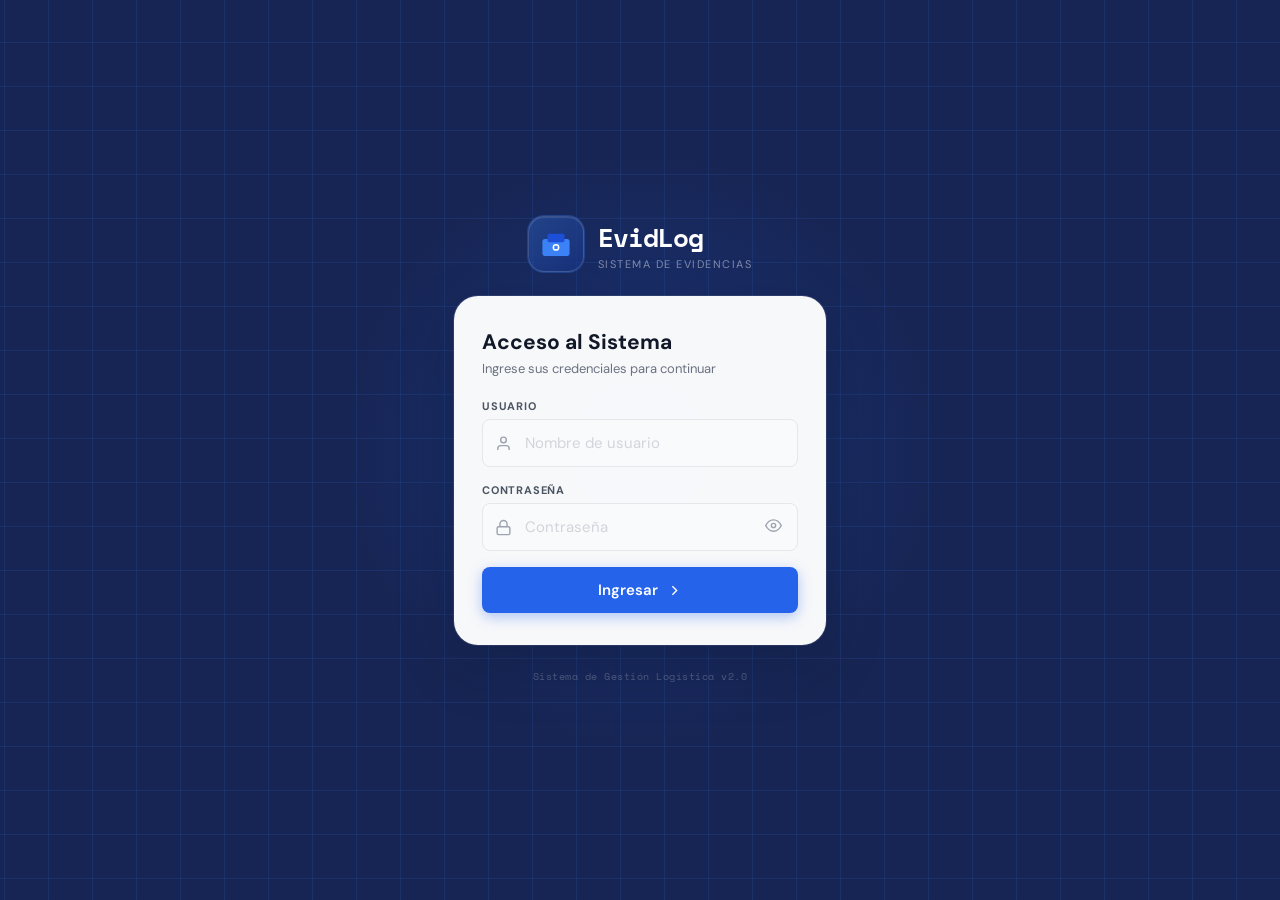
<file: index.html>
<!DOCTYPE html>
<html lang="es">
<head>
<meta charset="UTF-8">
<title>EvidLog – Gestión de Cargue</title>
<meta name="viewport" content="width=device-width, initial-scale=1.0, maximum-scale=1.0, user-scalable=no">
<link rel="preconnect" href="https://fonts.googleapis.com">
<link href="https://fonts.googleapis.com/css2?family=Space+Mono:wght@400;700&family=DM+Sans:ital,wght@0,300;0,400;0,500;0,600;0,700;1,400&display=swap" rel="stylesheet">
<style>
:root {
  --blue-950: #172554; --blue-900: #1e3a8a; --blue-800: #1d4ed8;
  --blue-600: #2563eb; --blue-500: #3b82f6; --blue-100: #dbeafe; --blue-50: #eff6ff;
  --green-700: #15803d; --green-600: #16a34a; --green-500: #22c55e; --green-100: #dcfce7;
  --red-600: #dc2626; --red-500: #ef4444; --red-100: #fee2e2;
  --amber-500: #f59e0b; --amber-100: #fef3c7;
  --gray-950: #030712; --gray-900: #111827; --gray-800: #1f2937;
  --gray-700: #374151; --gray-600: #4b5563; --gray-500: #6b7280;
  --gray-400: #9ca3af; --gray-300: #d1d5db; --gray-200: #e5e7eb;
  --gray-100: #f3f4f6; --gray-50: #f9fafb; --white: #ffffff;
  --shadow-sm: 0 1px 3px rgba(0,0,0,0.08);
  --shadow-md: 0 4px 16px rgba(0,0,0,0.10);
  --shadow-lg: 0 8px 32px rgba(0,0,0,0.14);
  --shadow-xl: 0 20px 60px rgba(0,0,0,0.20);
  --radius: 12px; --radius-sm: 8px; --radius-lg: 18px; --radius-xl: 24px;
}
*,*::before,*::after{box-sizing:border-box;margin:0;padding:0;}
html,body{height:100%;overflow:hidden;}
body{font-family:'DM Sans',sans-serif;background:var(--gray-50);color:var(--gray-900);-webkit-font-smoothing:antialiased;}
.screen{position:fixed;inset:0;display:flex;flex-direction:column;overflow:hidden;}
.screen.hidden{display:none!important;}
.screen.active{display:flex;}
.hidden{display:none!important;}

/* ── LOGIN ─────────────────────────────────────────────────── */
#screen-login{background:var(--blue-950);align-items:center;justify-content:center;overflow-y:auto;}
.login-bg{position:fixed;inset:0;overflow:hidden;pointer-events:none;}
.login-grid{position:absolute;inset:-10%;background-image:linear-gradient(rgba(59,130,246,0.12) 1px,transparent 1px),linear-gradient(90deg,rgba(59,130,246,0.12) 1px,transparent 1px);background-size:44px 44px;animation:gridMove 25s linear infinite;}
@keyframes gridMove{0%{transform:translate(0,0)}100%{transform:translate(44px,44px)}}
.login-glow{position:absolute;width:600px;height:600px;border-radius:50%;background:radial-gradient(circle,rgba(37,99,235,0.25) 0%,transparent 70%);top:50%;left:50%;transform:translate(-50%,-50%);animation:pulse 4s ease-in-out infinite;}
@keyframes pulse{0%,100%{transform:translate(-50%,-50%) scale(1);opacity:0.6}50%{transform:translate(-50%,-50%) scale(1.1);opacity:1}}
.login-container{position:relative;z-index:1;width:100%;max-width:420px;padding:24px;display:flex;flex-direction:column;align-items:center;gap:24px;}
.login-logo{display:flex;align-items:center;gap:14px;animation:fadeDown 0.7s ease;}
@keyframes fadeDown{from{opacity:0;transform:translateY(-24px)}to{opacity:1;transform:translateY(0)}}
.logo-icon{width:56px;height:56px;background:linear-gradient(135deg,rgba(59,130,246,0.3),rgba(29,78,216,0.2));border-radius:16px;display:flex;align-items:center;justify-content:center;backdrop-filter:blur(12px);border:1px solid rgba(255,255,255,0.15);box-shadow:0 0 0 1px rgba(59,130,246,0.3),inset 0 1px 0 rgba(255,255,255,0.1);}
.logo-icon svg{width:34px;height:34px;}
.logo-text{display:flex;flex-direction:column;}
.logo-main{font-family:'Space Mono',monospace;font-size:26px;font-weight:700;color:white;letter-spacing:-1px;}
.logo-sub{font-size:11px;color:rgba(255,255,255,0.45);letter-spacing:1.5px;text-transform:uppercase;margin-top:1px;}
.login-card{width:100%;background:rgba(255,255,255,0.97);border-radius:var(--radius-xl);padding:32px 28px;box-shadow:var(--shadow-xl),0 0 0 1px rgba(255,255,255,0.1);animation:fadeUp 0.7s ease 0.1s both;backdrop-filter:blur(20px);}
@keyframes fadeUp{from{opacity:0;transform:translateY(24px)}to{opacity:1;transform:translateY(0)}}
.login-card h2{font-size:21px;font-weight:700;color:var(--gray-900);margin-bottom:4px;}
.login-subtitle{font-size:13px;color:var(--gray-500);margin-bottom:22px;}
.login-footer{font-size:10px;color:rgba(255,255,255,0.25);font-family:'Space Mono',monospace;letter-spacing:0.5px;}

/* ── FIELDS ─────────────────────────────────────────────────── */
.field-group{margin-bottom:16px;}
.field-group label{display:block;font-size:11px;font-weight:700;color:var(--gray-600);margin-bottom:6px;letter-spacing:0.8px;text-transform:uppercase;}
.input-wrapper{position:relative;display:flex;align-items:center;}
.input-icon{position:absolute;left:13px;width:17px;height:17px;color:var(--gray-400);pointer-events:none;flex-shrink:0;}
.input-wrapper input{width:100%;padding:13px 13px 13px 42px;border:1.5px solid var(--gray-200);border-radius:var(--radius-sm);font-size:15px;font-family:'DM Sans',sans-serif;color:var(--gray-900);background:var(--gray-50);outline:none;transition:all 0.2s;}
.input-wrapper input:focus{border-color:var(--blue-500);background:var(--white);box-shadow:0 0 0 3px rgba(59,130,246,0.10);}
.input-wrapper input::placeholder{color:var(--gray-300);}
.toggle-pass{position:absolute;right:12px;background:none;border:none;cursor:pointer;padding:4px;color:var(--gray-400);transition:color 0.2s;}
.toggle-pass:hover{color:var(--gray-600);}
.toggle-pass svg{width:17px;height:17px;}
.select-wrapper{position:relative;}
.select-wrapper select{width:100%;padding:13px 40px 13px 14px;border:1.5px solid var(--gray-200);border-radius:var(--radius-sm);font-size:15px;font-family:'DM Sans',sans-serif;color:var(--gray-900);background:var(--gray-50);outline:none;appearance:none;cursor:pointer;transition:all 0.2s;}
.select-wrapper select:focus{border-color:var(--blue-500);background:var(--white);}
.select-wrapper>svg{position:absolute;right:12px;top:50%;transform:translateY(-50%);width:17px;height:17px;color:var(--gray-400);pointer-events:none;}

/* ── BUTTONS ─────────────────────────────────────────────────── */
.btn-primary{display:flex;align-items:center;justify-content:center;gap:8px;padding:13px 20px;background:var(--blue-600);color:white;border:none;border-radius:var(--radius-sm);font-size:15px;font-weight:600;font-family:'DM Sans',sans-serif;cursor:pointer;transition:all 0.2s;box-shadow:0 4px 14px rgba(37,99,235,0.35);}
.btn-primary:hover{background:var(--blue-800);box-shadow:0 6px 20px rgba(37,99,235,0.45);}
.btn-primary:active{transform:scale(0.98);}
.btn-primary svg{width:17px;height:17px;}
.btn-primary.btn-full{width:100%;margin-top:8px;}
.btn-secondary{padding:11px 20px;background:var(--gray-100);color:var(--gray-700);border:1.5px solid var(--gray-200);border-radius:var(--radius-sm);font-size:14px;font-weight:600;font-family:'DM Sans',sans-serif;cursor:pointer;transition:all 0.2s;}
.btn-secondary:hover{background:var(--gray-200);}
.btn-icon{display:flex;align-items:center;justify-content:center;width:38px;height:38px;border-radius:10px;border:none;background:rgba(255,255,255,0.12);color:white;cursor:pointer;transition:background 0.2s;}
.btn-icon:hover{background:rgba(255,255,255,0.22);}
.btn-icon svg{width:17px;height:17px;}
.alert-error{display:flex;align-items:center;gap:8px;padding:10px 12px;background:var(--red-100);color:var(--red-600);border-radius:var(--radius-sm);font-size:13px;font-weight:500;margin-bottom:12px;animation:shake 0.4s ease;}
@keyframes shake{0%,100%{transform:translateX(0)}25%{transform:translateX(-6px)}75%{transform:translateX(6px)}}
.alert-error svg{width:15px;height:15px;flex-shrink:0;}

/* ── HEADER ─────────────────────────────────────────────────── */
.app-header{background:linear-gradient(135deg,var(--blue-950),var(--blue-900));padding:0 16px;height:58px;display:flex;align-items:center;justify-content:space-between;flex-shrink:0;box-shadow:0 2px 12px rgba(0,0,0,0.25);}
.header-logo{display:flex;align-items:center;gap:9px;font-family:'Space Mono',monospace;font-size:15px;font-weight:700;color:white;}
.header-logo svg{width:22px;height:22px;}
.header-right{display:flex;align-items:center;gap:8px;}
.user-badge{display:flex;align-items:center;gap:6px;padding:5px 11px;background:rgba(255,255,255,0.10);border-radius:20px;color:rgba(255,255,255,0.85);font-size:12px;font-weight:600;border:1px solid rgba(255,255,255,0.08);}
.user-badge svg{width:13px;height:13px;}

/* ── MAIN ─────────────────────────────────────────────────── */
.main-content{flex:1;overflow-y:auto;padding:16px;-webkit-overflow-scrolling:touch;}
.section-header{display:flex;align-items:center;justify-content:space-between;margin-bottom:14px;}
.section-header h3{font-size:16px;font-weight:700;color:var(--gray-700);}
.vehicle-count{font-size:11px;font-weight:700;color:var(--blue-600);background:var(--blue-50);padding:4px 10px;border-radius:20px;border:1px solid var(--blue-100);}
.vehicle-grid{display:grid;grid-template-columns:repeat(auto-fill,minmax(148px,1fr));gap:12px;}
.vehicle-card{background:var(--white);border-radius:var(--radius);padding:16px;text-align:center;cursor:pointer;box-shadow:var(--shadow-sm);border:2px solid transparent;transition:all 0.2s;position:relative;animation:cardIn 0.3s ease;}
@keyframes cardIn{from{opacity:0;transform:scale(0.88)}to{opacity:1;transform:scale(1)}}
.vehicle-card:hover{border-color:var(--blue-500);box-shadow:var(--shadow-md);transform:translateY(-2px);}
.vehicle-card:active{transform:scale(0.97);}
.vehicle-icon{width:50px;height:50px;background:var(--blue-50);border-radius:12px;margin:0 auto 10px;display:flex;align-items:center;justify-content:center;border:1px solid var(--blue-100);}
.vehicle-icon svg{width:26px;height:26px;color:var(--blue-600);}
.vehicle-placa{font-family:'Space Mono',monospace;font-size:11px;font-weight:700;color:var(--gray-900);word-break:break-all;line-height:1.4;}
.vehicle-meta{font-size:11px;color:var(--gray-500);margin-top:3px;}
.vehicle-photos-badge{position:absolute;top:-7px;right:-7px;background:var(--blue-600);color:white;font-size:10px;font-weight:700;min-width:20px;height:20px;border-radius:10px;display:flex;align-items:center;justify-content:center;padding:0 4px;border:2px solid white;}
.empty-state{grid-column:1/-1;text-align:center;padding:52px 24px;color:var(--gray-400);}
.empty-state svg{width:80px;height:60px;margin-bottom:16px;opacity:0.4;}
.empty-state p{font-size:15px;font-weight:600;color:var(--gray-500);margin-bottom:6px;}
.empty-state span{font-size:13px;}
.fab-btn{position:fixed;bottom:24px;right:24px;width:58px;height:58px;border-radius:50%;background:linear-gradient(135deg,var(--green-600),var(--green-700));color:white;border:none;cursor:pointer;box-shadow:0 6px 20px rgba(22,163,74,0.45);display:flex;align-items:center;justify-content:center;transition:all 0.2s;z-index:50;}
.fab-btn:hover{transform:scale(1.1);box-shadow:0 8px 28px rgba(22,163,74,0.55);}
.fab-btn svg{width:26px;height:26px;}

/* ── DETALLE ─────────────────────────────────────────────────── */
#screen-detalle{background:var(--gray-100);}
.detalle-header{background:linear-gradient(135deg,var(--blue-950),var(--blue-900));padding:12px 16px;display:flex;align-items:center;justify-content:space-between;flex-shrink:0;box-shadow:0 2px 12px rgba(0,0,0,0.25);}
.btn-back{display:flex;align-items:center;gap:4px;background:rgba(255,255,255,0.10);color:white;border:1px solid rgba(255,255,255,0.12);padding:7px 14px;border-radius:8px;font-size:13px;font-weight:600;cursor:pointer;font-family:'DM Sans',sans-serif;transition:all 0.2s;}
.btn-back:hover{background:rgba(255,255,255,0.18);}
.btn-back svg{width:17px;height:17px;}
.placa-badge{font-family:'Space Mono',monospace;font-size:13px;font-weight:700;color:white;background:rgba(255,255,255,0.12);padding:6px 14px;border-radius:8px;max-width:200px;text-align:center;word-break:break-all;line-height:1.4;border:1px solid rgba(255,255,255,0.1);}
.detalle-content{flex:1;overflow-y:auto;padding:14px;display:flex;flex-direction:column;gap:12px;padding-bottom:24px;}
.section-card{background:var(--white);border-radius:var(--radius);padding:16px;box-shadow:var(--shadow-sm);border:1px solid rgba(0,0,0,0.04);}
.section-card-title{display:flex;align-items:center;gap:8px;font-size:13px;font-weight:700;color:var(--gray-700);margin-bottom:14px;text-transform:uppercase;letter-spacing:0.5px;}
.section-card-title svg{width:15px;height:15px;color:var(--blue-600);flex-shrink:0;}
.count-badge{margin-left:auto;background:var(--blue-100);color:var(--blue-700,#1d4ed8);font-size:11px;font-weight:700;padding:2px 9px;border-radius:20px;border:1px solid var(--blue-200,#bfdbfe);}
.section-note{font-size:11px;color:var(--gray-500);background:var(--amber-100);padding:8px 10px;border-radius:6px;margin-bottom:12px;border-left:3px solid var(--amber-500);}

/* ── CÁMARA VEHÍCULO — PANTALLA COMPLETA 9:16 ──────────────── */
.btn-toggle-cam{margin-left:auto;padding:5px 12px;background:var(--blue-50);color:var(--blue-600);border:1.5px solid var(--blue-100);border-radius:6px;font-size:12px;font-weight:600;cursor:pointer;font-family:'DM Sans',sans-serif;transition:all 0.2s;}
.btn-toggle-cam.active{background:var(--red-100);color:var(--red-600);border-color:#fecaca;}

/* Overlay de cámara de vehículo — fullscreen 9:16 */
.cam-fullscreen{position:fixed;inset:0;background:#000;z-index:500;display:flex;flex-direction:column;}
.cam-fullscreen.hidden{display:none!important;}
.cam-fs-header{position:absolute;top:0;left:0;right:0;padding:14px 16px;display:flex;align-items:center;justify-content:space-between;background:linear-gradient(to bottom,rgba(0,0,0,0.7),transparent);z-index:10;flex-shrink:0;}
.cam-fs-header h3{color:white;font-size:15px;font-weight:700;}
.cam-fs-header p{color:rgba(255,255,255,0.6);font-size:11px;margin-top:2px;}
.cam-fs-video-wrap{flex:1;position:relative;overflow:hidden;}
#video{width:100%;height:100%;object-fit:cover;display:block;}
.cam-overlay{position:absolute;inset:0;pointer-events:none;}
.cam-corner{position:absolute;width:28px;height:28px;border-color:rgba(255,255,255,0.85);border-style:solid;}
.cam-corner.tl{top:14px;left:14px;border-width:3px 0 0 3px;}
.cam-corner.tr{top:14px;right:14px;border-width:3px 3px 0 0;}
.cam-corner.bl{bottom:14px;left:14px;border-width:0 0 3px 3px;}
.cam-corner.br{bottom:14px;right:14px;border-width:0 3px 3px 0;}
.cam-fs-footer{position:absolute;bottom:0;left:0;right:0;padding:20px 24px 32px;background:linear-gradient(to top,rgba(0,0,0,0.85),transparent);display:flex;align-items:center;justify-content:space-between;z-index:10;}
.cam-fs-counter{color:rgba(255,255,255,0.8);font-size:13px;font-weight:600;background:rgba(0,0,0,0.4);padding:6px 14px;border-radius:20px;}
.btn-capture-cam{width:74px;height:74px;border-radius:50%;background:white;border:5px solid rgba(255,255,255,0.35);cursor:pointer;display:flex;align-items:center;justify-content:center;transition:all 0.15s;box-shadow:0 4px 16px rgba(0,0,0,0.4);}
.btn-capture-cam:active{transform:scale(0.88);}
.btn-capture-cam svg{width:32px;height:32px;color:#111;}
.btn-cam-close{width:48px;height:48px;border-radius:50%;background:rgba(255,255,255,0.15);border:none;color:white;cursor:pointer;display:flex;align-items:center;justify-content:center;backdrop-filter:blur(6px);}
.btn-cam-close svg{width:22px;height:22px;}

/* Contenedor antiguo — ya no usado como inline, se oculta */
.cam-container{display:none!important;}
.cam-btn-row{display:flex;gap:8px;margin-top:4px;}

/* ── SCANNER MODAL — PANTALLA COMPLETA 9:16 ────────────────── */
.scanner-overlay{position:fixed;inset:0;background:#000;z-index:500;display:flex;flex-direction:column;}
.scanner-header{position:absolute;top:0;left:0;right:0;padding:14px 16px;display:flex;align-items:center;justify-content:space-between;background:linear-gradient(to bottom,rgba(0,0,0,0.75),transparent);z-index:10;flex-shrink:0;}
.scanner-header h3{color:white;font-size:15px;font-weight:700;}
.scanner-header p{color:rgba(255,255,255,0.6);font-size:11px;margin-top:2px;}
.scanner-video-wrap{flex:1;position:relative;overflow:hidden;}
#scanner-video{width:100%;height:100%;object-fit:cover;display:block;}
.scanner-guides{position:absolute;inset:0;pointer-events:none;}
.scanner-dim{position:absolute;inset:0;background:rgba(0,0,0,0.38);}
/* Rectángulo de detección del documento — proporciones A4 */
.scanner-rect{position:absolute;top:12%;left:6%;right:6%;bottom:18%;border:2.5px solid rgba(255,255,255,0.0);border-radius:6px;transition:border-color 0.3s,box-shadow 0.3s;}
.scanner-rect.detected{border-color:#22c55e;box-shadow:0 0 0 3px rgba(34,197,94,0.35),inset 0 0 40px rgba(34,197,94,0.10);}
.scanner-rect.detecting{border-color:#f59e0b;box-shadow:0 0 0 2px rgba(245,158,11,0.35);}
/* Esquinas del encuadre (visibles siempre) */
.scanner-corners .sc{position:absolute;width:32px;height:32px;}
.scanner-corners .sc::before,.scanner-corners .sc::after{content:'';position:absolute;background:white;border-radius:2px;}
.scanner-corners .sc.tl{top:-2px;left:-2px;}.sc.tl::before{top:0;left:0;width:4px;height:24px;}.sc.tl::after{top:0;left:0;width:24px;height:4px;}
.scanner-corners .sc.tr{top:-2px;right:-2px;}.sc.tr::before{top:0;right:0;width:4px;height:24px;}.sc.tr::after{top:0;right:0;width:24px;height:4px;}
.scanner-corners .sc.bl{bottom:-2px;left:-2px;}.sc.bl::before{bottom:0;left:0;width:4px;height:24px;}.sc.bl::after{bottom:0;left:0;width:24px;height:4px;}
.scanner-corners .sc.br{bottom:-2px;right:-2px;}.sc.br::before{bottom:0;right:0;width:4px;height:24px;}.sc.br::after{bottom:0;right:0;width:24px;height:4px;}
.scanner-line{position:absolute;left:6%;right:6%;height:2px;background:linear-gradient(90deg,transparent,rgba(59,130,246,0.9),transparent);animation:scanLine 2s ease-in-out infinite;top:12%;}
@keyframes scanLine{0%{top:12%;opacity:0}10%{opacity:1}90%{opacity:1}100%{top:82%;opacity:0}}
.scanner-status{position:absolute;bottom:130px;left:50%;transform:translateX(-50%);background:rgba(0,0,0,0.75);color:white;padding:8px 20px;border-radius:20px;font-size:13px;font-weight:600;backdrop-filter:blur(8px);white-space:nowrap;transition:all 0.3s;z-index:10;}
.scanner-status.ok{background:rgba(22,163,74,0.88);}
.scanner-status.warn{background:rgba(245,158,11,0.88);}
.scanner-footer{position:absolute;bottom:0;left:0;right:0;padding:16px 24px 32px;background:linear-gradient(to top,rgba(0,0,0,0.88),transparent);flex-shrink:0;display:flex;flex-direction:column;gap:10px;align-items:center;z-index:10;}
.btn-capture-scan{width:74px;height:74px;border-radius:50%;background:white;color:var(--gray-900);border:5px solid rgba(255,255,255,0.3);cursor:pointer;display:flex;align-items:center;justify-content:center;transition:all 0.15s;box-shadow:0 4px 20px rgba(0,0,0,0.5);}
.btn-capture-scan:active{transform:scale(0.9);}
.btn-capture-scan svg{width:32px;height:32px;}
.scanner-tip{color:rgba(255,255,255,0.5);font-size:11px;text-align:center;}
.scanner-counter{color:rgba(255,255,255,0.85);font-size:13px;font-weight:600;}
.btn-scanner-done{padding:10px 32px;background:var(--green-600);color:white;border:none;border-radius:8px;font-size:14px;font-weight:600;font-family:'DM Sans',sans-serif;cursor:pointer;transition:all 0.2s;}
.btn-scanner-done:hover{background:var(--green-700);}

/* ── CAPTURA BUTTONS ─────────────────────────────────────────── */
.capture-actions{display:flex;gap:8px;margin-bottom:12px;}
.btn-capture{flex:1;display:flex;align-items:center;justify-content:center;gap:6px;padding:11px 8px;background:var(--blue-600);color:white;border:none;border-radius:var(--radius-sm);font-size:13px;font-weight:600;font-family:'DM Sans',sans-serif;cursor:pointer;transition:all 0.2s;box-shadow:0 2px 8px rgba(37,99,235,0.25);}
.btn-capture:hover{background:var(--blue-800);}
.btn-capture svg{width:15px;height:15px;}
.btn-capture.btn-scan{background:linear-gradient(135deg,#374151,#1f2937);box-shadow:0 2px 8px rgba(0,0,0,0.2);}
.btn-capture.btn-scan:hover{background:linear-gradient(135deg,#1f2937,#111827);}
.btn-capture.btn-upload{background:var(--gray-600);box-shadow:0 2px 8px rgba(0,0,0,0.15);}
.btn-capture.btn-upload:hover{background:var(--gray-800);}

/* ── PREVIEW ─────────────────────────────────────────────────── */
.preview-grid{display:flex;flex-wrap:wrap;gap:8px;}
.preview-item{position:relative;width:88px;height:88px;animation:photoIn 0.3s ease;}
@keyframes photoIn{from{opacity:0;transform:scale(0.65) rotate(-5deg)}to{opacity:1;transform:scale(1) rotate(0)}}
.preview-item img{width:88px;height:88px;object-fit:cover;border-radius:8px;border:2px solid var(--gray-200);display:block;}
.preview-item.doc-preview img{filter:grayscale(100%) contrast(1.25) brightness(1.05);}
.preview-num{position:absolute;bottom:4px;left:4px;background:rgba(0,0,0,0.65);color:white;font-size:9px;font-weight:700;padding:1px 5px;border-radius:4px;font-family:'Space Mono',monospace;}
.delete-photo{position:absolute;top:-7px;right:-7px;width:22px;height:22px;background:var(--red-500);color:white;border:2px solid white;border-radius:50%;font-size:13px;line-height:1;display:flex;align-items:center;justify-content:center;cursor:pointer;font-weight:700;transition:transform 0.15s;}
.delete-photo:hover{transform:scale(1.2);}

/* ── PANEL DE ACCIONES FINAL ──────────────────────────────── */
.actions-panel{background:var(--white);border-radius:var(--radius);padding:20px;box-shadow:var(--shadow-sm);border:1px solid rgba(0,0,0,0.04);}
.actions-panel-title{font-size:13px;font-weight:700;color:var(--gray-700);text-transform:uppercase;letter-spacing:0.5px;margin-bottom:14px;display:flex;align-items:center;gap:7px;}
.actions-panel-title svg{width:15px;height:15px;color:var(--green-600);}
.actions-row{display:flex;gap:10px;flex-direction:column;}
.btn-action{width:100%;display:flex;align-items:center;justify-content:center;gap:10px;padding:15px 20px;border:none;border-radius:var(--radius-sm);font-size:15px;font-weight:700;font-family:'DM Sans',sans-serif;cursor:pointer;transition:all 0.2s;letter-spacing:0.2px;}
.btn-action svg{width:19px;height:19px;}
.btn-action.download{background:linear-gradient(135deg,#1d4ed8,#2563eb);color:white;box-shadow:0 4px 14px rgba(37,99,235,0.35);}
.btn-action.download:hover{box-shadow:0 6px 20px rgba(37,99,235,0.5);transform:translateY(-1px);}
.btn-action.send{background:linear-gradient(135deg,var(--green-700),var(--green-600));color:white;box-shadow:0 4px 14px rgba(22,163,74,0.35);}
.btn-action.send:hover{box-shadow:0 6px 20px rgba(22,163,74,0.5);transform:translateY(-1px);}
.btn-action:active{transform:scale(0.98)!important;}
.btn-action:disabled{background:var(--gray-300);box-shadow:none;cursor:not-allowed;transform:none!important;}
.actions-note{font-size:11px;color:var(--gray-400);margin-top:10px;text-align:center;line-height:1.5;}

/* ── MODAL ─────────────────────────────────────────────────── */
.modal-overlay{position:fixed;inset:0;background:rgba(0,0,0,0.6);backdrop-filter:blur(6px);display:flex;align-items:center;justify-content:center;z-index:200;padding:20px;animation:fadeIn 0.2s ease;}
@keyframes fadeIn{from{opacity:0}to{opacity:1}}
.modal-box{background:var(--white);border-radius:var(--radius-xl);padding:24px;width:100%;max-width:360px;box-shadow:var(--shadow-xl);animation:slideUp 0.25s ease;}
@keyframes slideUp{from{opacity:0;transform:translateY(32px)}to{opacity:1;transform:translateY(0)}}
.modal-header{display:flex;align-items:center;justify-content:space-between;margin-bottom:8px;}
.modal-header h3{font-size:18px;font-weight:700;}
.modal-header .btn-icon{background:var(--gray-100);color:var(--gray-600);width:32px;height:32px;}
.modal-box>p{font-size:13px;color:var(--gray-500);margin-bottom:16px;}
.modal-actions{display:flex;gap:10px;margin-top:16px;}
.modal-actions>*{flex:1;}

/* ── LOADER ─────────────────────────────────────────────────── */
.loader-overlay{position:fixed;inset:0;background:rgba(0,0,0,0.7);backdrop-filter:blur(8px);display:flex;align-items:center;justify-content:center;z-index:300;}
.loader-box{background:var(--white);border-radius:var(--radius-xl);padding:36px 32px;text-align:center;min-width:220px;box-shadow:var(--shadow-xl);}
.loader-spinner{width:46px;height:46px;border:3px solid var(--blue-100);border-top-color:var(--blue-600);border-radius:50%;margin:0 auto 18px;animation:spin 0.85s linear infinite;}
@keyframes spin{to{transform:rotate(360deg)}}
.loader-box p{font-size:15px;font-weight:700;color:var(--gray-900);margin-bottom:4px;}
.loader-box span{font-size:12px;color:var(--gray-400);}

/* ── TOAST ─────────────────────────────────────────────────── */
.toast{position:fixed;bottom:28px;left:50%;transform:translateX(-50%);z-index:400;pointer-events:none;}
.toast-inner{display:flex;align-items:center;gap:9px;background:var(--gray-950);color:white;padding:12px 20px;border-radius:30px;font-size:14px;font-weight:500;box-shadow:var(--shadow-xl);white-space:nowrap;}
.toast-inner svg{width:17px;height:17px;color:var(--green-500);flex-shrink:0;}
.toast.error .toast-inner svg{color:var(--red-500);}
.toast.warning .toast-inner svg{color:var(--amber-500);}
.toast.show{animation:toastIn 0.3s ease,toastOut 0.3s ease 2.7s forwards;}
@keyframes toastIn{from{opacity:0;transform:translateX(-50%) translateY(20px)}to{opacity:1;transform:translateX(-50%) translateY(0)}}
@keyframes toastOut{from{opacity:1;transform:translateX(-50%) translateY(0)}to{opacity:0;transform:translateX(-50%) translateY(10px)}}

@media(max-width:360px){.vehicle-grid{grid-template-columns:repeat(2,1fr)}.preview-item,.preview-item img{width:78px;height:78px}}
@media(min-width:600px){.detalle-content{max-width:620px;margin:0 auto}.main-content{max-width:720px;margin:0 auto;width:100%}}
::-webkit-scrollbar{width:4px}::-webkit-scrollbar-thumb{background:var(--gray-300);border-radius:4px}
</style>
</head>
<body>

<!-- ====== LOGIN ====== -->
<div id="screen-login" class="screen active">
  <div class="login-bg">
    <div class="login-grid"></div>
    <div class="login-glow"></div>
  </div>
  <div class="login-container">
    <div class="login-logo">
      <div class="logo-icon">
        <svg viewBox="0 0 40 40" fill="none">
          <rect x="4" y="14" width="32" height="20" rx="3" fill="#3b82f6"/>
          <rect x="10" y="8" width="20" height="10" rx="2" fill="#1d4ed8"/>
          <circle cx="20" cy="24" r="4" fill="white"/>
          <rect x="18" y="22" width="4" height="4" rx="1" fill="#3b82f6"/>
        </svg>
      </div>
      <div class="logo-text">
        <span class="logo-main">EvidLog</span>
        <span class="logo-sub">Sistema de Evidencias</span>
      </div>
    </div>
    <div class="login-card">
      <h2>Acceso al Sistema</h2>
      <p class="login-subtitle">Ingrese sus credenciales para continuar</p>
      <div class="field-group">
        <label>Usuario</label>
        <div class="input-wrapper">
          <svg class="input-icon" viewBox="0 0 24 24" fill="none" stroke="currentColor" stroke-width="2"><path d="M20 21v-2a4 4 0 0 0-4-4H8a4 4 0 0 0-4 4v2"/><circle cx="12" cy="7" r="4"/></svg>
          <input type="text" id="inp-usuario" placeholder="Nombre de usuario" autocomplete="off">
        </div>
      </div>
      <div class="field-group">
        <label>Contraseña</label>
        <div class="input-wrapper">
          <svg class="input-icon" viewBox="0 0 24 24" fill="none" stroke="currentColor" stroke-width="2"><rect x="3" y="11" width="18" height="11" rx="2"/><path d="M7 11V7a5 5 0 0 1 10 0v4"/></svg>
          <input type="password" id="inp-clave" placeholder="Contraseña" onkeydown="if(event.key==='Enter')login()">
          <button class="toggle-pass" onclick="togglePass()" type="button">
            <svg viewBox="0 0 24 24" fill="none" stroke="currentColor" stroke-width="2"><path d="M1 12s4-8 11-8 11 8 11 8-4 8-11 8-11-8-11-8z"/><circle cx="12" cy="12" r="3"/></svg>
          </button>
        </div>
      </div>
      <div id="login-error" class="alert-error hidden">
        <svg viewBox="0 0 24 24" fill="none" stroke="currentColor" stroke-width="2"><circle cx="12" cy="12" r="10"/><line x1="12" y1="8" x2="12" y2="12"/><line x1="12" y1="16" x2="12.01" y2="16"/></svg>
        Usuario o contraseña incorrectos
      </div>
      <button class="btn-primary btn-full" id="btn-login" onclick="login()">
        <span>Ingresar</span>
        <svg viewBox="0 0 24 24" fill="none" stroke="currentColor" stroke-width="2"><polyline points="9 18 15 12 9 6"/></svg>
      </button>
    </div>
    <p class="login-footer">Sistema de Gestión Logística v2.0</p>
  </div>
</div>

<!-- ====== PRINCIPAL ====== -->
<div id="screen-main" class="screen hidden">
  <header class="app-header">
    <div class="header-logo">
      <svg viewBox="0 0 28 28" fill="none"><rect x="2" y="10" width="24" height="14" rx="2" fill="white" fill-opacity="0.9"/><rect x="6" y="5" width="14" height="8" rx="1.5" fill="white" fill-opacity="0.55"/><circle cx="14" cy="17" r="2.5" fill="#3b82f6"/></svg>
      EvidLog
    </div>
    <div class="header-right">
      <div class="user-badge">
        <svg viewBox="0 0 24 24" fill="none" stroke="currentColor" stroke-width="2"><path d="M20 21v-2a4 4 0 0 0-4-4H8a4 4 0 0 0-4 4v2"/><circle cx="12" cy="7" r="4"/></svg>
        <span id="header-user">—</span>
      </div>
      <button class="btn-icon" onclick="logout()" title="Cerrar sesión">
        <svg viewBox="0 0 24 24" fill="none" stroke="currentColor" stroke-width="2"><path d="M9 21H5a2 2 0 0 1-2-2V5a2 2 0 0 1 2-2h4"/><polyline points="16 17 21 12 16 7"/><line x1="21" y1="12" x2="9" y2="12"/></svg>
      </button>
    </div>
  </header>
  <div class="main-content">
    <div class="section-header">
      <h3>Vehículos en Proceso</h3>
      <div class="vehicle-count" id="vehicle-count">0 vehículos</div>
    </div>
    <div id="lista-vehiculos" class="vehicle-grid">
      <div class="empty-state" id="empty-state">
        <svg viewBox="0 0 80 60" fill="none"><rect x="5" y="20" width="70" height="35" rx="4" fill="#dbeafe"/><rect x="15" y="10" width="40" height="22" rx="3" fill="#93c5fd"/><circle cx="20" cy="55" r="7" fill="#3b82f6"/><circle cx="60" cy="55" r="7" fill="#3b82f6"/></svg>
        <p>No hay vehículos registrados</p>
        <span>Toca <strong>+</strong> para agregar uno</span>
      </div>
    </div>
  </div>
  <button class="fab-btn" onclick="showModalPlaca()">
    <svg viewBox="0 0 24 24" fill="none" stroke="currentColor" stroke-width="2.5"><line x1="12" y1="5" x2="12" y2="19"/><line x1="5" y1="12" x2="19" y2="12"/></svg>
  </button>
</div>

<!-- ====== DETALLE ====== -->
<div id="screen-detalle" class="screen hidden">
  <div class="detalle-header">
    <button class="btn-back" onclick="volver()">
      <svg viewBox="0 0 24 24" fill="none" stroke="currentColor" stroke-width="2.5"><polyline points="15 18 9 12 15 6"/></svg>
      Volver
    </button>
    <div class="placa-badge" id="placa-badge">—</div>
    <div style="width:80px"></div>
  </div>
  <div class="detalle-content">

    <!-- INFO -->
    <div class="section-card">
      <div class="section-card-title">
        <svg viewBox="0 0 24 24" fill="none" stroke="currentColor" stroke-width="2"><path d="M9 5H7a2 2 0 0 0-2 2v12a2 2 0 0 0 2 2h10a2 2 0 0 0 2-2V7a2 2 0 0 0-2-2h-2"/><rect x="9" y="3" width="6" height="4" rx="1"/></svg>
        Información del Proceso
      </div>
      <div class="field-group">
        <label>Categoría</label>
        <div class="select-wrapper">
          <select id="categoria">
            <option value="">Seleccione categoría</option>
            <option value="CARGUE">🚛 Cargue</option>
            <option value="DESCARGUE">📦 Descargue</option>
          </select>
          <svg viewBox="0 0 24 24" fill="none" stroke="currentColor" stroke-width="2"><polyline points="6 9 12 15 18 9"/></svg>
        </div>
      </div>
      <div class="field-group">
        <label>Nombre del Responsable</label>
        <div class="input-wrapper">
          <svg class="input-icon" viewBox="0 0 24 24" fill="none" stroke="currentColor" stroke-width="2"><path d="M17 21v-2a4 4 0 0 0-4-4H5a4 4 0 0 0-4 4v2"/><circle cx="9" cy="7" r="4"/></svg>
          <input type="text" id="responsable" placeholder="Nombre completo del responsable">
        </div>
      </div>
    </div>

    <!-- CÁMARA VEHÍCULO -->
    <div class="section-card">
      <div class="section-card-title">
        <svg viewBox="0 0 24 24" fill="none" stroke="currentColor" stroke-width="2"><path d="M23 19a2 2 0 0 1-2 2H3a2 2 0 0 1-2-2V8a2 2 0 0 1 2-2h4l2-3h6l2 3h4a2 2 0 0 1 2 2z"/><circle cx="12" cy="13" r="4"/></svg>
        Evidencias del Vehículo
        <span class="count-badge" id="count-fotos">0</span>
      </div>
      <div class="capture-actions">
        <button class="btn-capture" id="btn-cam-fotos" onclick="toggleCameraFotos()">
          <svg viewBox="0 0 24 24" fill="none" stroke="currentColor" stroke-width="2"><path d="M23 19a2 2 0 0 1-2 2H3a2 2 0 0 1-2-2V8a2 2 0 0 1 2-2h4l2-3h6l2 3h4a2 2 0 0 1 2 2z"/><circle cx="12" cy="13" r="4"/></svg>
          <span id="btn-cam-fotos-txt">Activar Cámara</span>
        </button>
        <button class="btn-capture btn-upload" onclick="subirArchivo('fotos')">
          <svg viewBox="0 0 24 24" fill="none" stroke="currentColor" stroke-width="2"><polyline points="16 16 12 12 8 16"/><line x1="12" y1="12" x2="12" y2="21"/><path d="M20.39 18.39A5 5 0 0 0 18 9h-1.26A8 8 0 1 0 3 16.3"/></svg>
          Subir
        </button>
      </div>
      <div id="preview-fotos" class="preview-grid"></div>
    </div>

    <!-- DOCUMENTOS CON ESCÁNER -->
    <div class="section-card">
      <div class="section-card-title">
        <svg viewBox="0 0 24 24" fill="none" stroke="currentColor" stroke-width="2"><path d="M14 2H6a2 2 0 0 0-2 2v16a2 2 0 0 0 2 2h12a2 2 0 0 0 2-2V8z"/><polyline points="14 2 14 8 20 8"/><line x1="16" y1="13" x2="8" y2="13"/><line x1="16" y1="17" x2="8" y2="17"/></svg>
        Documentos
        <span class="count-badge" id="count-docs">0</span>
      </div>
      <p class="section-note">📱 Usa el escáner para autodetectar documentos en B&N. La cámara queda visible mientras tomas fotos.</p>
      <div class="capture-actions">
        <button class="btn-capture btn-scan" onclick="abrirScanner()">
          <svg viewBox="0 0 24 24" fill="none" stroke="currentColor" stroke-width="2"><rect x="3" y="3" width="18" height="18" rx="2"/><path d="M3 9h18M3 15h18M9 3v18M15 3v18"/></svg>
          Escanear Doc
        </button>
        <button class="btn-capture btn-upload" onclick="subirArchivo('documentos')">
          <svg viewBox="0 0 24 24" fill="none" stroke="currentColor" stroke-width="2"><polyline points="16 16 12 12 8 16"/><line x1="12" y1="12" x2="12" y2="21"/><path d="M20.39 18.39A5 5 0 0 0 18 9h-1.26A8 8 0 1 0 3 16.3"/></svg>
          Subir
        </button>
      </div>
      <div id="preview-docs" class="preview-grid"></div>
    </div>

    <!-- ACCIONES FINALES -->
    <div class="actions-panel">
      <div class="actions-panel-title">
        <svg viewBox="0 0 24 24" fill="none" stroke="currentColor" stroke-width="2"><path d="M22 11.08V12a10 10 0 1 1-5.93-9.14"/><polyline points="22 4 12 14.01 9 11.01"/></svg>
        Acciones
      </div>
      <div class="actions-row">
        <button class="btn-action download" id="btn-descargar" onclick="accionDescargar()">
          <svg viewBox="0 0 24 24" fill="none" stroke="currentColor" stroke-width="2"><path d="M21 15v4a2 2 0 0 1-2 2H5a2 2 0 0 1-2-2v-4"/><polyline points="7 10 12 15 17 10"/><line x1="12" y1="15" x2="12" y2="3"/></svg>
          Descargar PDF
        </button>
        <button class="btn-action send" id="btn-enviar" onclick="accionEnviarCorreo()">
          <svg viewBox="0 0 24 24" fill="none" stroke="currentColor" stroke-width="2"><line x1="22" y1="2" x2="11" y2="13"/><polygon points="22 2 15 22 11 13 2 9 22 2"/></svg>
          Enviar por Correo
        </button>
      </div>
      <p class="actions-note">Puedes descargar el PDF, enviarlo por correo, o ambas opciones.</p>
    </div>

  </div>
</div>

<!-- ====== CÁMARA VEHÍCULO — PANTALLA COMPLETA ====== -->
<div id="cam-fullscreen" class="cam-fullscreen hidden">
  <div class="cam-fs-header">
    <div>
      <h3>📷 Cámara — Evidencia Vehículo</h3>
      <p>Encuadra el vehículo y toca el botón para capturar</p>
    </div>
    <button class="btn-cam-close" onclick="detenerCamaraFotos()">
      <svg viewBox="0 0 24 24" fill="none" stroke="currentColor" stroke-width="2.5"><line x1="18" y1="6" x2="6" y2="18"/><line x1="6" y1="6" x2="18" y2="18"/></svg>
    </button>
  </div>
  <div class="cam-fs-video-wrap">
    <video id="video" autoplay playsinline muted></video>
    <div class="cam-overlay">
      <div class="cam-corner tl"></div><div class="cam-corner tr"></div>
      <div class="cam-corner bl"></div><div class="cam-corner br"></div>
    </div>
  </div>
  <div class="cam-fs-footer">
    <div class="cam-fs-counter" id="cam-fs-counter">0 fotos</div>
    <button class="btn-capture-cam" onclick="capturarFoto()">
      <svg viewBox="0 0 24 24" fill="none" stroke="currentColor" stroke-width="2"><path d="M23 19a2 2 0 0 1-2 2H3a2 2 0 0 1-2-2V8a2 2 0 0 1 2-2h4l2-3h6l2 3h4a2 2 0 0 1 2 2z"/><circle cx="12" cy="13" r="4"/></svg>
    </button>
    <div style="width:48px"></div>
  </div>
</div>

<!-- ====== SCANNER MODAL ====== -->
<div id="scanner-modal" class="scanner-overlay hidden">
  <div class="scanner-header">
    <div>
      <h3>📄 Escáner de Documentos</h3>
      <p>Apunta al documento — se detecta automáticamente</p>
    </div>
    <button class="btn-icon" style="background:rgba(255,255,255,0.1)" onclick="cerrarScanner()">
      <svg viewBox="0 0 24 24" fill="none" stroke="currentColor" stroke-width="2"><line x1="18" y1="6" x2="6" y2="18"/><line x1="6" y1="6" x2="18" y2="18"/></svg>
    </button>
  </div>
  <div class="scanner-video-wrap">
    <video id="scanner-video" autoplay playsinline muted></video>
    <div class="scanner-guides">
      <div class="scanner-dim"></div>
      <div class="scanner-rect" id="scanner-rect">
        <div class="scanner-corners">
          <div class="sc tl"></div><div class="sc tr"></div>
          <div class="sc bl"></div><div class="sc br"></div>
        </div>
      </div>
      <div class="scanner-line"></div>
    </div>
    <div class="scanner-status" id="scanner-status">🔍 Buscando documento...</div>
  </div>
  <div class="scanner-footer">
    <div class="scanner-counter" id="scanner-counter">0 documentos capturados</div>
    <button class="btn-capture-scan" onclick="capturarScanner()">
      <svg viewBox="0 0 24 24" fill="none" stroke="currentColor" stroke-width="2"><path d="M23 19a2 2 0 0 1-2 2H3a2 2 0 0 1-2-2V8a2 2 0 0 1 2-2h4l2-3h6l2 3h4a2 2 0 0 1 2 2z"/><circle cx="12" cy="13" r="4"/></svg>
    </button>
    <p class="scanner-tip">Toca el botón para capturar manualmente, o espera la autodetección</p>
    <button class="btn-scanner-done" onclick="cerrarScanner()">✓ Listo</button>
  </div>
</div>

<!-- ====== MODAL PLACA ====== -->
<div id="modal-placa" class="modal-overlay hidden">
  <div class="modal-box">
    <div class="modal-header">
      <h3>Nuevo Vehículo</h3>
      <button class="btn-icon" onclick="hideModalPlaca()" style="background:var(--gray-100);color:var(--gray-600);width:32px;height:32px;">
        <svg viewBox="0 0 24 24" fill="none" stroke="currentColor" stroke-width="2"><line x1="18" y1="6" x2="6" y2="18"/><line x1="6" y1="6" x2="18" y2="18"/></svg>
      </button>
    </div>
    <p>Ingrese la placa o identificador del vehículo</p>
    <div class="input-wrapper">
      <svg class="input-icon" viewBox="0 0 24 24" fill="none" stroke="currentColor" stroke-width="2"><rect x="1" y="3" width="22" height="18" rx="2"/><path d="M1 9h22"/></svg>
      <input type="text" id="inp-placa" placeholder="Ej: 5CLIENTES CARGUE" style="text-transform:uppercase" maxlength="32" onkeydown="if(event.key==='Enter')crearVehiculo()">
    </div>
    <div class="modal-actions">
      <button class="btn-secondary" onclick="hideModalPlaca()">Cancelar</button>
      <button class="btn-primary" onclick="crearVehiculo()">Registrar</button>
    </div>
  </div>
</div>

<!-- ====== LOADER ====== -->
<div id="loader-overlay" class="loader-overlay hidden">
  <div class="loader-box">
    <div class="loader-spinner"></div>
    <p id="loader-msg">Procesando...</p>
    <span id="loader-sub">Por favor espere</span>
  </div>
</div>

<!-- ====== TOAST ====== -->
<div id="toast" class="toast hidden">
  <div class="toast-inner">
    <svg id="toast-icon" viewBox="0 0 24 24" fill="none" stroke="currentColor" stroke-width="2"><polyline points="20 6 9 17 4 12"/></svg>
    <span id="toast-msg">Mensaje</span>
  </div>
</div>

<input type="file" id="file-input" accept="image/*" multiple style="display:none" onchange="handleFileUpload(event)">
<canvas id="canvas" style="display:none"></canvas>

<script>
// ================================================================
//  ✅ CONFIGURA TU URL DE GOOGLE APPS SCRIPT AQUÍ
// ================================================================
const GAS_URL = "https://script.google.com/macros/s/AKfycbx8e0UuJQsn2_8plYbhMIqZvGw0ttOJSOBzgJkmy8mbL-AJGsKVZHQ-8xI62BMkuQdrtg/exec";

// ── ESTADO ───────────────────────────────────────────────────────
let sessionUser  = null;
let sessionEmail = null;
let vehiculos    = {};
let placaActiva  = null;
let streamFotos  = null;   // stream cámara fotos vehículo
let streamScanner= null;   // stream escáner docs
let camaraFotosOn= false;
let fileTarget   = null;
let pdfGenerado  = null;   // blob del pdf generado listo para descargar
let scannerDetectionInterval = null;
let scannerContadorAuto = 0;

// ── INIT ──────────────────────────────────────────────────────────
window.addEventListener('DOMContentLoaded', () => { cargarSesion(); cargarVehiculos(); });

function cargarSesion() {
  const saved = localStorage.getItem('evid_session');
  if (saved) {
    const s = JSON.parse(saved);
    sessionUser = s.usuario; sessionEmail = s.correo;
    document.getElementById('header-user').textContent = sessionUser;
    showScreen('main'); renderVehiculos();
  }
}
function cargarVehiculos() {
  const saved = localStorage.getItem('evid_vehiculos');
  if (saved) vehiculos = JSON.parse(saved);
}
function guardarVehiculos() { localStorage.setItem('evid_vehiculos', JSON.stringify(vehiculos)); }
function showScreen(name) {
  document.querySelectorAll('.screen').forEach(s => { s.classList.remove('active'); s.classList.add('hidden'); });
  const t = document.getElementById('screen-' + name);
  t.classList.remove('hidden'); t.classList.add('active');
}

// ── LOGIN ─────────────────────────────────────────────────────────
async function login() {
  const usuario = document.getElementById('inp-usuario').value.trim();
  const clave   = document.getElementById('inp-clave').value.trim();
  const errDiv  = document.getElementById('login-error');
  const btn     = document.getElementById('btn-login');
  if (!usuario || !clave) { showToast('Completa todos los campos','error'); return; }
  errDiv.classList.add('hidden');
  btn.disabled = true;
  btn.innerHTML = '<div class="loader-spinner" style="width:20px;height:20px;margin:0;border-width:2px"></div><span>Verificando...</span>';
  try {
    const res = await postGAS({ action:'login', usuario, clave });
    if (res.success) {
      sessionUser = res.usuario; sessionEmail = res.correo;
      localStorage.setItem('evid_session', JSON.stringify({ usuario:sessionUser, correo:sessionEmail }));
      document.getElementById('header-user').textContent = sessionUser;
      showScreen('main'); renderVehiculos();
    } else { errDiv.classList.remove('hidden'); }
  } catch(e) {
    if (GAS_URL === "https://script.google.com/macros/s/AKfycbx8e0UuJQsn2_8plYbhMIqZvGw0ttOJSOBzgJkmy8mbL-AJGsKVZHQ-8xI62BMkuQdrtg/exec") {
      sessionUser = usuario; sessionEmail = usuario+'@empresa.com';
      localStorage.setItem('evid_session', JSON.stringify({ usuario:sessionUser, correo:sessionEmail }));
      document.getElementById('header-user').textContent = sessionUser;
      showToast('Modo demo activo','warning');
      showScreen('main'); renderVehiculos();
    } else { showToast('Error de conexión: '+e.message,'error'); }
  }
  btn.disabled = false;
  btn.innerHTML = '<span>Ingresar</span><svg viewBox="0 0 24 24" fill="none" stroke="currentColor" stroke-width="2"><polyline points="9 18 15 12 9 6"/></svg>';
}

function logout() {
  if (!confirm('¿Deseas cerrar sesión?')) return;
  detenerCamaraFotos(); cerrarScanner();
  sessionUser = null; sessionEmail = null;
  localStorage.removeItem('evid_session');
  showScreen('login');
  document.getElementById('inp-usuario').value = '';
  document.getElementById('inp-clave').value = '';
}
function togglePass() {
  const inp = document.getElementById('inp-clave');
  inp.type = inp.type === 'password' ? 'text' : 'password';
}

// ── VEHÍCULOS ─────────────────────────────────────────────────────
function showModalPlaca() {
  document.getElementById('modal-placa').classList.remove('hidden');
  setTimeout(() => document.getElementById('inp-placa').focus(), 100);
}
function hideModalPlaca() {
  document.getElementById('modal-placa').classList.add('hidden');
  document.getElementById('inp-placa').value = '';
}
function crearVehiculo() {
  const placa = document.getElementById('inp-placa').value.trim().toUpperCase();
  if (!placa || placa.length < 2) { showToast('Ingresa un identificador válido','error'); return; }
  if (!vehiculos[placa]) {
    vehiculos[placa] = { fotos:[], documentos:[], categoria:'', responsable:'', fechaCreado:new Date().toISOString() };
    guardarVehiculos();
  }
  hideModalPlaca(); abrirVehiculo(placa);
}
function abrirVehiculo(placa) {
  placaActiva = placa; pdfGenerado = null;
  const v = vehiculos[placa];
  document.getElementById('placa-badge').textContent = placa;
  document.getElementById('categoria').value   = v.categoria   || '';
  document.getElementById('responsable').value = v.responsable || '';
  renderPreviews('fotos'); renderPreviews('documentos'); actualizarCounts();
  detenerCamaraFotos();
  document.getElementById('btn-cam-fotos-txt').textContent = 'Activar Cámara';
  showScreen('detalle');
}
function renderVehiculos() {
  const container  = document.getElementById('lista-vehiculos');
  const emptyState = document.getElementById('empty-state');
  const vcCount    = document.getElementById('vehicle-count');
  const placas     = Object.keys(vehiculos);
  vcCount.textContent = placas.length + ' vehículo' + (placas.length !== 1 ? 's' : '');
  container.querySelectorAll('.vehicle-card').forEach(c => c.remove());
  if (placas.length === 0) { emptyState.style.display = ''; return; }
  emptyState.style.display = 'none';
  placas.forEach(placa => {
    const v = vehiculos[placa];
    const total = (v.fotos||[]).length + (v.documentos||[]).length;
    const card = document.createElement('div');
    card.className = 'vehicle-card';
    card.onclick = () => abrirVehiculo(placa);
    card.innerHTML = `${total > 0 ? `<div class="vehicle-photos-badge">${total}</div>` : ''}
      <div class="vehicle-icon"><svg viewBox="0 0 24 24" fill="none" stroke="currentColor" stroke-width="2"><rect x="1" y="3" width="15" height="13" rx="1"/><path d="M16 8h4l3 3v5h-7V8z"/><circle cx="5.5" cy="18.5" r="2.5"/><circle cx="18.5" cy="18.5" r="2.5"/></svg></div>
      <div class="vehicle-placa">${placa}</div>
      <div class="vehicle-meta">${v.categoria || 'Sin categoría'}</div>
      <div class="vehicle-meta">${total} foto${total !== 1 ? 's' : ''}</div>`;
    container.appendChild(card);
  });
}
function volver() {
  if (placaActiva && vehiculos[placaActiva]) {
    vehiculos[placaActiva].categoria   = document.getElementById('categoria').value;
    vehiculos[placaActiva].responsable = document.getElementById('responsable').value;
    guardarVehiculos();
  }
  detenerCamaraFotos(); cerrarScanner();
  placaActiva = null; pdfGenerado = null;
  showScreen('main'); renderVehiculos();
}

// ── CÁMARA FOTOS VEHÍCULO — FULLSCREEN ───────────────────────────
async function toggleCameraFotos() {
  if (!camaraFotosOn) { await activarCamaraFotos(); }
  else { detenerCamaraFotos(); }
}
async function activarCamaraFotos() {
  try {
    streamFotos = await navigator.mediaDevices.getUserMedia({
      video: { facingMode:'environment', width:{ideal:1920}, height:{ideal:1080} }, audio:false
    });
    document.getElementById('video').srcObject = streamFotos;
    document.getElementById('cam-fullscreen').classList.remove('hidden');
    document.getElementById('btn-cam-fotos-txt').textContent = 'Apagar Cámara';
    camaraFotosOn = true;
    actualizarContadorCamFotos();
  } catch(e) { showToast('No se pudo acceder a la cámara','error'); }
}
function detenerCamaraFotos() {
  if (streamFotos) { streamFotos.getTracks().forEach(t => t.stop()); streamFotos = null; }
  const v = document.getElementById('video');
  if (v) v.srcObject = null;
  document.getElementById('cam-fullscreen').classList.add('hidden');
  document.getElementById('btn-cam-fotos-txt').textContent = 'Activar Cámara';
  camaraFotosOn = false;
}
function actualizarContadorCamFotos() {
  const total = vehiculos[placaActiva] ? (vehiculos[placaActiva].fotos||[]).length : 0;
  const el = document.getElementById('cam-fs-counter');
  if (el) el.textContent = total + ' foto' + (total !== 1 ? 's' : '');
}
function capturarFoto() {
  const video  = document.getElementById('video');
  const canvas = document.getElementById('canvas');
  if (!video.videoWidth) { showToast('Cámara no lista','warning'); return; }
  const MAX_W = 1200;
  let w = video.videoWidth, h = video.videoHeight;
  if (w > MAX_W) { h = Math.round(h * MAX_W / w); w = MAX_W; }
  canvas.width = w; canvas.height = h;
  canvas.getContext('2d').drawImage(video, 0, 0, w, h);
  agregarImagen('fotos', canvas.toDataURL('image/jpeg', 0.82));
  actualizarContadorCamFotos();
  // Flash
  const f = document.createElement('div');
  f.style.cssText = 'position:fixed;inset:0;background:white;opacity:0.75;z-index:999;pointer-events:none;';
  document.body.appendChild(f);
  setTimeout(() => f.remove(), 180);
}

// ── ESCÁNER B&N ───────────────────────────────────────────────────
function aplicarEfectoEscaner(ctx, w, h) {
  const imageData = ctx.getImageData(0, 0, w, h);
  const data = imageData.data;
  for (let i = 0; i < data.length; i += 4) {
    let gray = 0.299 * data[i] + 0.587 * data[i+1] + 0.114 * data[i+2];
    // Contraste agresivo estilo escáner
    gray = Math.min(255, Math.max(0, (gray - 118) * 1.75 + 148));
    if (gray > 210) gray = Math.min(255, gray * 1.06);
    else if (gray < 60) gray = Math.max(0, gray * 0.55);
    data[i] = data[i+1] = data[i+2] = Math.round(gray);
  }
  ctx.putImageData(imageData, 0, 0);
  return ctx.canvas.toDataURL('image/jpeg', 0.90);
}

// ── ESCÁNER MODAL ─────────────────────────────────────────────────
async function abrirScanner() {
  document.getElementById('scanner-modal').classList.remove('hidden');
  scannerContadorAuto = 0;
  actualizarContadorScanner();
  try {
    streamScanner = await navigator.mediaDevices.getUserMedia({
      video: { facingMode:'environment', width:{ideal:1920}, height:{ideal:1080} }, audio:false
    });
    document.getElementById('scanner-video').srcObject = streamScanner;
    iniciarDeteccionAuto();
  } catch(e) {
    showToast('No se pudo acceder a la cámara','error');
    document.getElementById('scanner-modal').classList.add('hidden');
  }
}

function cerrarScanner() {
  document.getElementById('scanner-modal').classList.add('hidden');
  if (scannerDetectionInterval) { clearInterval(scannerDetectionInterval); scannerDetectionInterval = null; }
  if (streamScanner) { streamScanner.getTracks().forEach(t => t.stop()); streamScanner = null; }
  document.getElementById('scanner-video').srcObject = null;
  document.getElementById('scanner-rect').className = 'scanner-rect';
  document.getElementById('scanner-status').textContent = '🔍 Buscando documento...';
  document.getElementById('scanner-status').className = 'scanner-status';
}

// Detección automática simple: analiza brillo/contraste del frame para detectar doc
let autoDetectFrames = 0;
let autoDetectPositive = 0;
function iniciarDeteccionAuto() {
  autoDetectFrames = 0; autoDetectPositive = 0;
  scannerDetectionInterval = setInterval(() => {
    const video = document.getElementById('scanner-video');
    if (!video || !video.videoWidth) return;
    const detected = analizarFrameDocumento(video);
    autoDetectFrames++;
    if (detected) autoDetectPositive++;
    const rect = document.getElementById('scanner-rect');
    const status = document.getElementById('scanner-status');
    if (detected) {
      rect.className = 'scanner-rect detected';
      status.textContent = '✅ Documento detectado — listo';
      status.className = 'scanner-status ok';
    } else {
      rect.className = 'scanner-rect detecting';
      status.textContent = '📐 Centrando documento...';
      status.className = 'scanner-status warn';
    }
    // Auto-captura si hay 4 frames positivos consecutivos de 5
    if (autoDetectFrames >= 5) {
      if (autoDetectPositive >= 4) { capturarScanner(); }
      autoDetectFrames = 0; autoDetectPositive = 0;
    }
  }, 600);
}

function analizarFrameDocumento(video) {
  // Muestra el centro del frame y analiza si hay alto contraste (bordes de papel)
  const tmpCanvas = document.createElement('canvas');
  const SAMPLE = 80;
  tmpCanvas.width = SAMPLE; tmpCanvas.height = SAMPLE;
  const ctx = tmpCanvas.getContext('2d');
  ctx.drawImage(video, 0, 0, SAMPLE, SAMPLE);
  const data = ctx.getImageData(0, 0, SAMPLE, SAMPLE).data;
  let bright = 0, dark = 0;
  for (let i = 0; i < data.length; i += 4) {
    const gray = 0.299 * data[i] + 0.587 * data[i+1] + 0.114 * data[i+2];
    if (gray > 180) bright++;
    else if (gray < 80) dark++;
  }
  const total = (SAMPLE * SAMPLE);
  // Documento en papel blanco: muchos píxeles brillantes + algo de texto oscuro
  return (bright / total > 0.45) && (dark / total > 0.02);
}

function capturarScanner() {
  const video  = document.getElementById('scanner-video');
  const canvas = document.getElementById('canvas');
  if (!video || !video.videoWidth) { showToast('Cámara no lista','warning'); return; }
  const MAX_W = 1600;
  let w = video.videoWidth, h = video.videoHeight;
  if (w > MAX_W) { h = Math.round(h * MAX_W / w); w = MAX_W; }
  canvas.width = w; canvas.height = h;
  const ctx = canvas.getContext('2d');
  ctx.drawImage(video, 0, 0, w, h);
  const b64 = aplicarEfectoEscaner(ctx, w, h);
  agregarImagen('documentos', b64);
  scannerContadorAuto++;
  actualizarContadorScanner();
  autoDetectFrames = 0; autoDetectPositive = 0;
  // Flash blanco
  const f = document.createElement('div');
  f.style.cssText = 'position:fixed;inset:0;background:white;opacity:0.9;z-index:600;pointer-events:none;';
  document.body.appendChild(f);
  setTimeout(() => f.remove(), 200);
}

function actualizarContadorScanner() {
  const total = vehiculos[placaActiva] ? (vehiculos[placaActiva].documentos||[]).length : 0;
  document.getElementById('scanner-counter').textContent = total + ' documento' + (total !== 1 ? 's' : '') + ' capturado' + (total !== 1 ? 's' : '');
}

// ── SUBIR ARCHIVO ─────────────────────────────────────────────────
function subirArchivo(tipo) {
  fileTarget = tipo;
  const input = document.getElementById('file-input');
  input.value = ''; input.click();
}
function handleFileUpload(e) {
  const files = Array.from(e.target.files);
  if (!files.length) return;
  Promise.all(files.map(f => comprimirArchivo(f, fileTarget))).then(results => {
    results.forEach(b64 => agregarImagen(fileTarget, b64));
  });
}
function comprimirArchivo(file, tipo) {
  return new Promise(resolve => {
    const reader = new FileReader();
    reader.onload = ev => {
      const img = new Image();
      img.onload = () => {
        const MAX_W = 1400;
        let w = img.width, h = img.height;
        if (w > MAX_W) { h = Math.round(h * MAX_W / w); w = MAX_W; }
        const canvas = document.getElementById('canvas');
        canvas.width = w; canvas.height = h;
        const ctx = canvas.getContext('2d');
        ctx.drawImage(img, 0, 0, w, h);
        resolve(tipo === 'documentos' ? aplicarEfectoEscaner(ctx, w, h) : canvas.toDataURL('image/jpeg', 0.82));
      };
      img.src = ev.target.result;
    };
    reader.readAsDataURL(file);
  });
}

// ── IMÁGENES ──────────────────────────────────────────────────────
function agregarImagen(tipo, base64) {
  if (!vehiculos[placaActiva]) return;
  vehiculos[placaActiva][tipo].push({ base64, ts: Date.now() });
  guardarVehiculos(); renderPreviews(tipo); actualizarCounts();
  pdfGenerado = null; // PDF ya no válido si se agregan fotos
  showToast('Foto agregada','success');
}
function eliminarImagen(tipo, idx) {
  vehiculos[placaActiva][tipo].splice(idx, 1);
  guardarVehiculos(); renderPreviews(tipo); actualizarCounts();
  pdfGenerado = null;
}
function renderPreviews(tipo) {
  const id = tipo === 'fotos' ? 'preview-fotos' : 'preview-docs';
  const container = document.getElementById(id);
  const imgs = vehiculos[placaActiva] ? vehiculos[placaActiva][tipo] : [];
  container.innerHTML = '';
  imgs.forEach((img, idx) => {
    const item = document.createElement('div');
    item.className = 'preview-item' + (tipo === 'documentos' ? ' doc-preview' : '');
    item.innerHTML = `<img src="${img.base64}" alt="foto ${idx+1}" loading="lazy"><div class="preview-num">${idx+1}</div><button class="delete-photo" onclick="eliminarImagen('${tipo}',${idx})">×</button>`;
    container.appendChild(item);
  });
}
function actualizarCounts() {
  if (!vehiculos[placaActiva]) return;
  document.getElementById('count-fotos').textContent = vehiculos[placaActiva].fotos.length;
  document.getElementById('count-docs').textContent  = vehiculos[placaActiva].documentos.length;
}

// ── VALIDAR ANTES DE ACCIÓN ───────────────────────────────────────
function validarAntes() {
  const v = vehiculos[placaActiva];
  const categoria   = document.getElementById('categoria').value;
  const responsable = document.getElementById('responsable').value.trim();
  if (!categoria)   { showToast('Selecciona la categoría','error'); return false; }
  if (!responsable) { showToast('Ingresa el nombre del responsable','error'); return false; }
  if (v.fotos.length + v.documentos.length === 0) { showToast('Agrega al menos una foto','error'); return false; }
  v.categoria = categoria; v.responsable = responsable;
  guardarVehiculos();
  return true;
}

// ── ACCIÓN: DESCARGAR PDF ─────────────────────────────────────────
async function accionDescargar() {
  if (!validarAntes()) return;
  const v = vehiculos[placaActiva];
  showLoader('Generando PDF...','Por favor espere');
  try {
    pdfGenerado = await generarPDFLocal(v, placaActiva);
    hideLoader();
    descargaPDF(pdfGenerado, placaActiva + '_' + v.categoria + '_' + fechaFilename() + '.pdf');
    showToast('✓ PDF descargado correctamente','success');
  } catch(err) {
    hideLoader();
    showToast('Error al generar PDF: '+err.message,'error');
  }
}

// ── ACCIÓN: ENVIAR CORREO ─────────────────────────────────────────
async function accionEnviarCorreo() {
  if (!validarAntes()) return;
  const v = vehiculos[placaActiva];
  showLoader('Enviando al servidor...','Registrando y enviando correo');
  try {
    const payload = {
      action:'todo', placa:placaActiva,
      categoria:v.categoria, responsable:v.responsable,
      usuario:sessionUser, correo:sessionEmail,
      fotos:v.fotos, documentos:v.documentos
    };
    const res = await postGAS(payload);
    if (res && res.success) {
      hideLoader();
      showToast('✓ Correo enviado y registrado en Sheets','success');
      // Limpiar vehículo después del envío exitoso
      setTimeout(() => {
        detenerCamaraFotos();
        delete vehiculos[placaActiva];
        guardarVehiculos();
        placaActiva = null; pdfGenerado = null;
        showScreen('main'); renderVehiculos();
      }, 1500);
    } else {
      hideLoader();
      showToast('Error servidor: '+(res.error||'desconocido'),'error');
    }
  } catch(e) {
    hideLoader();
    showToast('Error de conexión: '+e.message,'error');
  }
}

// ── PDF LOCAL ─────────────────────────────────────────────────────
async function generarPDFLocal(v, placa) {
  if (!window.jspdf) await cargarScript('https://cdnjs.cloudflare.com/ajax/libs/jspdf/2.5.1/jspdf.umd.min.js');
  const { jsPDF } = window.jspdf;
  const doc = new jsPDF({ orientation:'portrait', unit:'mm', format:'a4' });
  const W = 210, H = 297, M = 10;

  // ── PORTADA
  doc.setFillColor(23,37,84); doc.rect(0,0,W,32,'F');
  doc.setTextColor(255,255,255);
  doc.setFontSize(20); doc.setFont('helvetica','bold'); doc.text('EvidLog',M,14);
  doc.setFontSize(11); doc.setFont('helvetica','normal'); doc.text('Sistema de Gestión de Evidencias',M,22);
  doc.setFontSize(9); doc.text(new Date().toLocaleString('es-CO'),W-M,22,{align:'right'});
  let y = 42;
  doc.setFillColor(239,246,255); doc.rect(M,y-4,W-M*2,66,'F');
  doc.setTextColor(30,30,30);
  const info=[['Placa / ID',placa],['Categoría',v.categoria],['Responsable',v.responsable],['Usuario',sessionUser],['Correo',sessionEmail],['Fecha',new Date().toLocaleString('es-CO')],['Fotos vehículo',v.fotos.length+' imagen(es)'],['Documentos',v.documentos.length+' imagen(es)'],['Total páginas',(v.fotos.length+v.documentos.length+1)+' páginas']];
  doc.setFontSize(10);
  info.forEach(([k,val],i)=>{
    const yy=y+i*7;
    doc.setFont('helvetica','bold'); doc.setTextColor(30,58,138); doc.text(k+':',M+4,yy);
    doc.setFont('helvetica','normal'); doc.setTextColor(30,30,30); doc.text(String(val||'—'),M+52,yy);
  });

  // ── 1 FOTO POR PÁGINA — VEHÍCULO
  v.fotos.forEach((img,idx)=>{
    doc.addPage();
    doc.setFillColor(29,78,216); doc.rect(0,0,W,14,'F');
    doc.setTextColor(255,255,255); doc.setFontSize(8); doc.setFont('helvetica','bold');
    doc.text('EVIDENCIA VEHÍCULO #'+(idx+1)+' de '+v.fotos.length+'  |  '+placa+'  |  '+v.categoria+'  |  '+v.responsable,M,6);
    doc.setFont('helvetica','normal'); doc.text('A color – '+new Date().toLocaleString('es-CO'),M,11);
    try { doc.addImage(img.base64,'JPEG',M,16,W-M*2,H-16-10,undefined,'FAST'); }
    catch(e){ doc.setFillColor(220,220,220);doc.rect(M,16,W-M*2,H-26,'F'); }
  });

  // ── 1 DOC POR PÁGINA — DOCUMENTOS B&N
  v.documentos.forEach((img,idx)=>{
    doc.addPage();
    doc.setFillColor(55,65,81); doc.rect(0,0,W,14,'F');
    doc.setTextColor(255,255,255); doc.setFontSize(8); doc.setFont('helvetica','bold');
    doc.text('DOCUMENTO #'+(idx+1)+' de '+v.documentos.length+'  |  '+placa+'  |  Escáner B&N',M,6);
    doc.setFont('helvetica','normal'); doc.text('Escala de grises – '+new Date().toLocaleString('es-CO'),M,11);
    try { doc.addImage(img.base64,'JPEG',M,16,W-M*2,H-16-10,undefined,'FAST'); }
    catch(e){ doc.setFillColor(220,220,220);doc.rect(M,16,W-M*2,H-26,'F'); }
  });

  // ── FOOTER EN TODAS LAS PÁGINAS
  const total = doc.internal.getNumberOfPages();
  for (let p=1;p<=total;p++) {
    doc.setPage(p);
    doc.setFillColor(245,245,245); doc.rect(0,H-8,W,8,'F');
    doc.setFontSize(7); doc.setTextColor(140,140,140); doc.setFont('helvetica','normal');
    doc.text(`Página ${p} de ${total}  |  ${placa}  |  ${new Date().toLocaleString('es-CO')}  |  EvidLog v2.0`,W/2,H-2.5,{align:'center'});
  }
  return doc.output('blob');
}

function descargaPDF(blob, nombre) {
  const url = URL.createObjectURL(blob);
  const a = document.createElement('a');
  a.href = url; a.download = nombre;
  document.body.appendChild(a); a.click(); document.body.removeChild(a);
  setTimeout(() => URL.revokeObjectURL(url), 5000);
}

// ── GAS ───────────────────────────────────────────────────────────
async function postGAS(data) {
  const res = await fetch(GAS_URL, {
    method:'POST',
    headers:{'Content-Type':'text/plain;charset=utf-8'},
    body: JSON.stringify(data)
  });
  if (!res.ok) throw new Error('HTTP '+res.status);
  return await res.json();
}

// ── UI HELPERS ────────────────────────────────────────────────────
function showLoader(msg,sub) {
  document.getElementById('loader-msg').textContent = msg||'Procesando...';
  document.getElementById('loader-sub').textContent = sub||'Por favor espere';
  document.getElementById('loader-overlay').classList.remove('hidden');
}
function hideLoader() { document.getElementById('loader-overlay').classList.add('hidden'); }

let toastTimer = null;
function showToast(msg,type='success') {
  const toast = document.getElementById('toast');
  const icon  = document.getElementById('toast-icon');
  document.getElementById('toast-msg').textContent = msg;
  toast.className = 'toast '+type;
  const icons = {
    success:'<polyline points="20 6 9 17 4 12"/>',
    error:'<circle cx="12" cy="12" r="10"/><line x1="15" y1="9" x2="9" y2="15"/><line x1="9" y1="9" x2="15" y2="15"/>',
    warning:'<path d="M10.29 3.86L1.82 18a2 2 0 0 0 1.71 3h16.94a2 2 0 0 0 1.71-3L13.71 3.86a2 2 0 0 0-3.42 0z"/><line x1="12" y1="9" x2="12" y2="13"/><line x1="12" y1="17" x2="12.01" y2="17"/>'
  };
  icon.innerHTML = icons[type]||icons.success;
  toast.classList.remove('hidden'); toast.classList.add('show');
  clearTimeout(toastTimer);
  toastTimer = setTimeout(()=>{ toast.classList.remove('show'); setTimeout(()=>toast.classList.add('hidden'),300); },3000);
}
function cargarScript(src) {
  return new Promise((resolve,reject)=>{
    if (document.querySelector(`script[src="${src}"]`)){resolve();return;}
    const s=document.createElement('script');
    s.src=src; s.onload=resolve; s.onerror=reject;
    document.head.appendChild(s);
  });
}
function fechaFilename() {
  const d=new Date();
  return `${d.getFullYear()}${String(d.getMonth()+1).padStart(2,'0')}${String(d.getDate()).padStart(2,'0')}_${String(d.getHours()).padStart(2,'0')}${String(d.getMinutes()).padStart(2,'0')}`;
}
</script>
</body>
</html>
</file>
